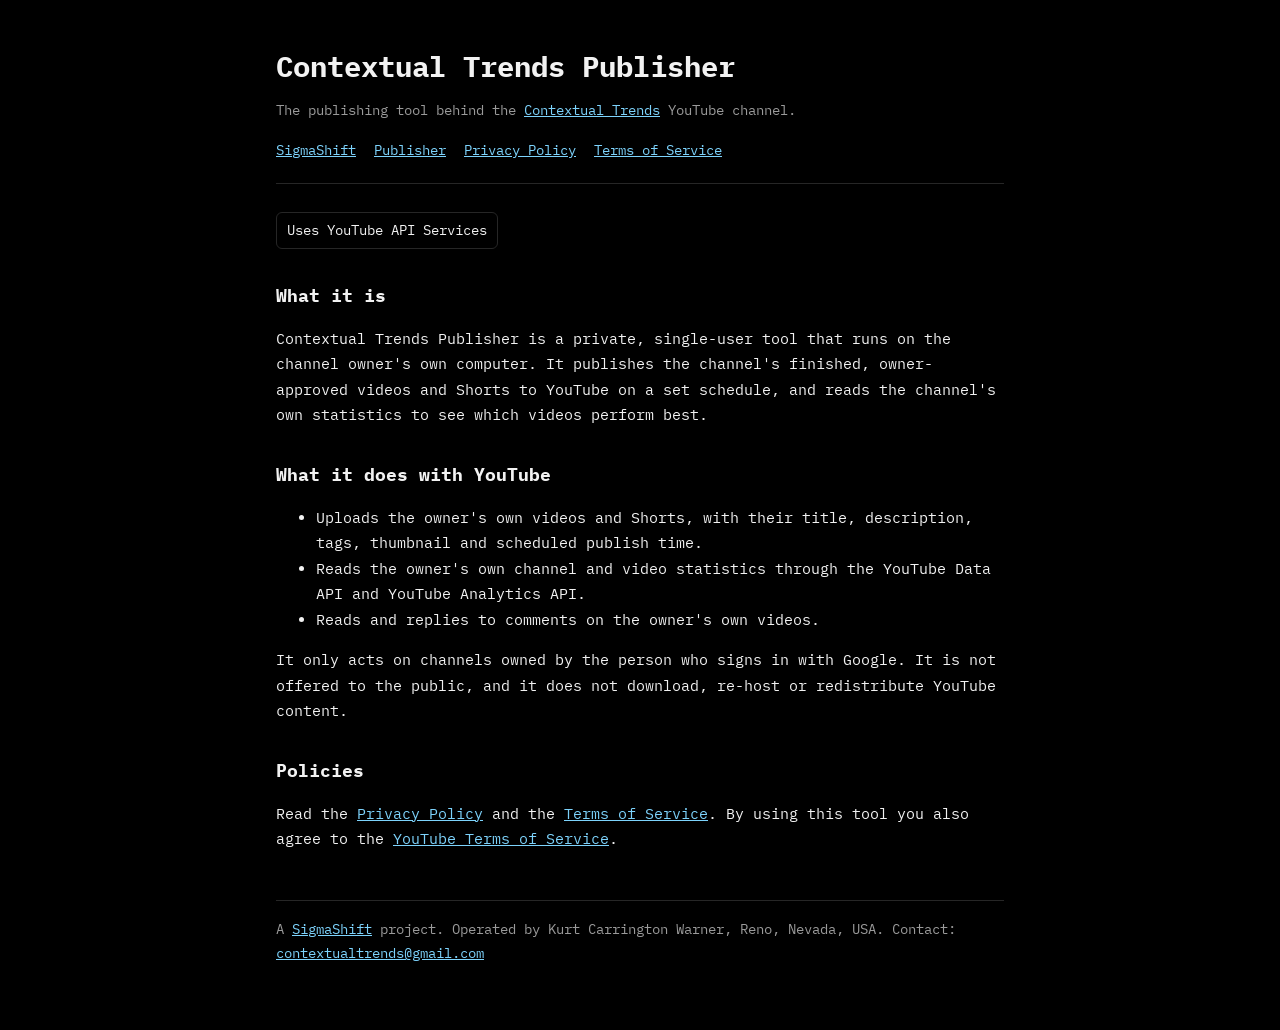
<file: contextual-trends/index.html>
<!doctype html>
<html lang="en">
<head>
  <meta charset="utf-8">
  <meta name="viewport" content="width=device-width, initial-scale=1">
  <title>Contextual Trends Publisher</title>
  <meta name="description" content="A private publishing tool for the Contextual Trends YouTube channel. Uses YouTube API Services.">
  <link rel="icon" type="image/png" href="../SigmaShift%20Assests/Logos/The%20Phi-Sigma%20Deviation%20Mark.png">
  <link rel="canonical" href="https://sigmashift.net/contextual-trends/">
  <link rel="preconnect" href="https://fonts.googleapis.com">
  <link rel="preconnect" href="https://fonts.gstatic.com" crossorigin>
  <link href="https://fonts.googleapis.com/css2?family=IBM+Plex+Mono:wght@400;500;700&display=swap" rel="stylesheet">
  <link rel="stylesheet" href="style.css">
</head>
<body>
<main>
  <header>
    <h1>Contextual Trends Publisher</h1>
    <p class="muted">The publishing tool behind the <a href="https://www.youtube.com/@ContextualTrends">Contextual Trends</a> YouTube channel.</p>
    <nav><a href="../index.html">SigmaShift</a><a href="index.html">Publisher</a><a href="privacy.html">Privacy Policy</a><a href="terms.html">Terms of Service</a></nav>
  </header>

  <p><span class="badge">Uses YouTube API Services</span></p>

  <h2>What it is</h2>
  <p>Contextual Trends Publisher is a private, single-user tool that runs on the channel owner's own computer. It publishes the channel's finished, owner-approved videos and Shorts to YouTube on a set schedule, and reads the channel's own statistics to see which videos perform best.</p>

  <h2>What it does with YouTube</h2>
  <ul>
    <li>Uploads the owner's own videos and Shorts, with their title, description, tags, thumbnail and scheduled publish time.</li>
    <li>Reads the owner's own channel and video statistics through the YouTube Data API and YouTube Analytics API.</li>
    <li>Reads and replies to comments on the owner's own videos.</li>
  </ul>
  <p>It only acts on channels owned by the person who signs in with Google. It is not offered to the public, and it does not download, re-host or redistribute YouTube content.</p>

  <h2>Policies</h2>
  <p>Read the <a href="privacy.html">Privacy Policy</a> and the <a href="terms.html">Terms of Service</a>. By using this tool you also agree to the <a href="https://www.youtube.com/t/terms">YouTube Terms of Service</a>.</p>

  <footer class="muted">A <a href="https://sigmashift.net/">SigmaShift</a> project. Operated by Kurt Carrington Warner, Reno, Nevada, USA. Contact: <a href="mailto:contextualtrends@gmail.com">contextualtrends@gmail.com</a></footer>
</main>
</body>
</html>
</file>
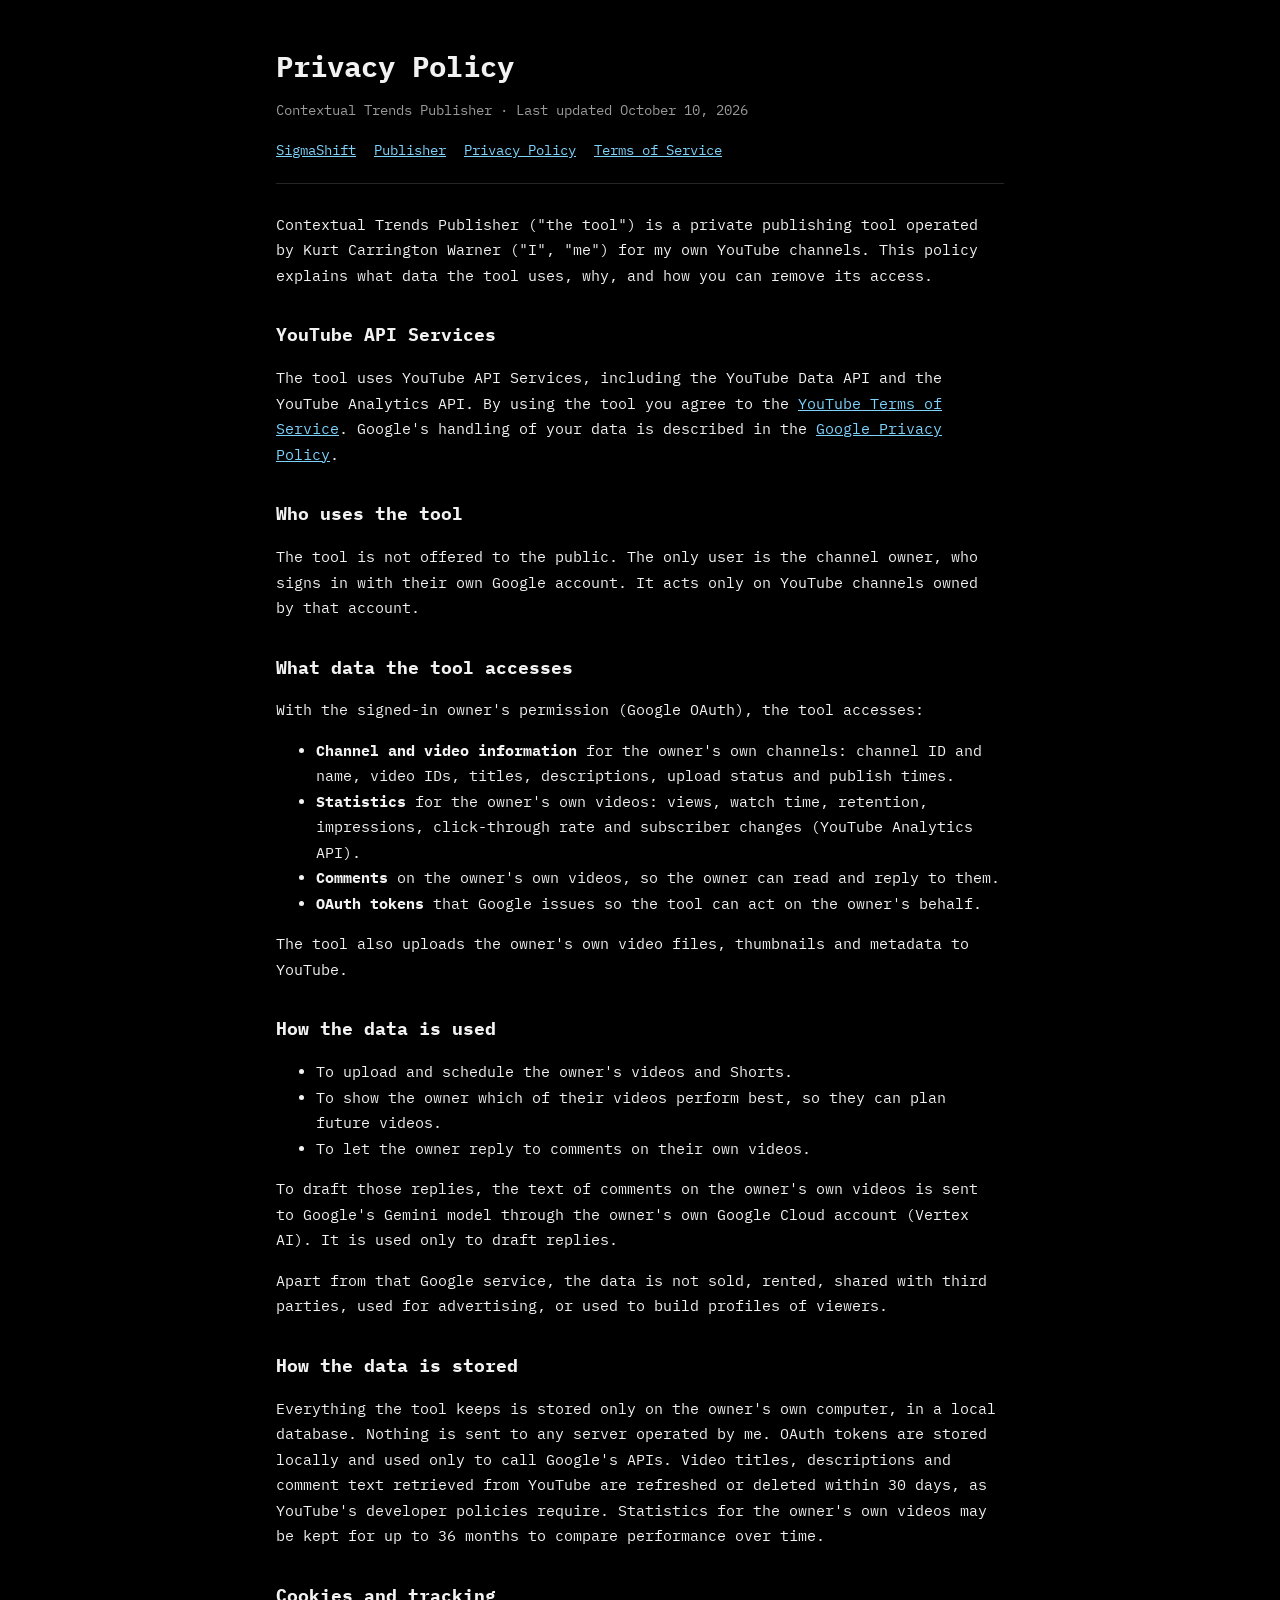
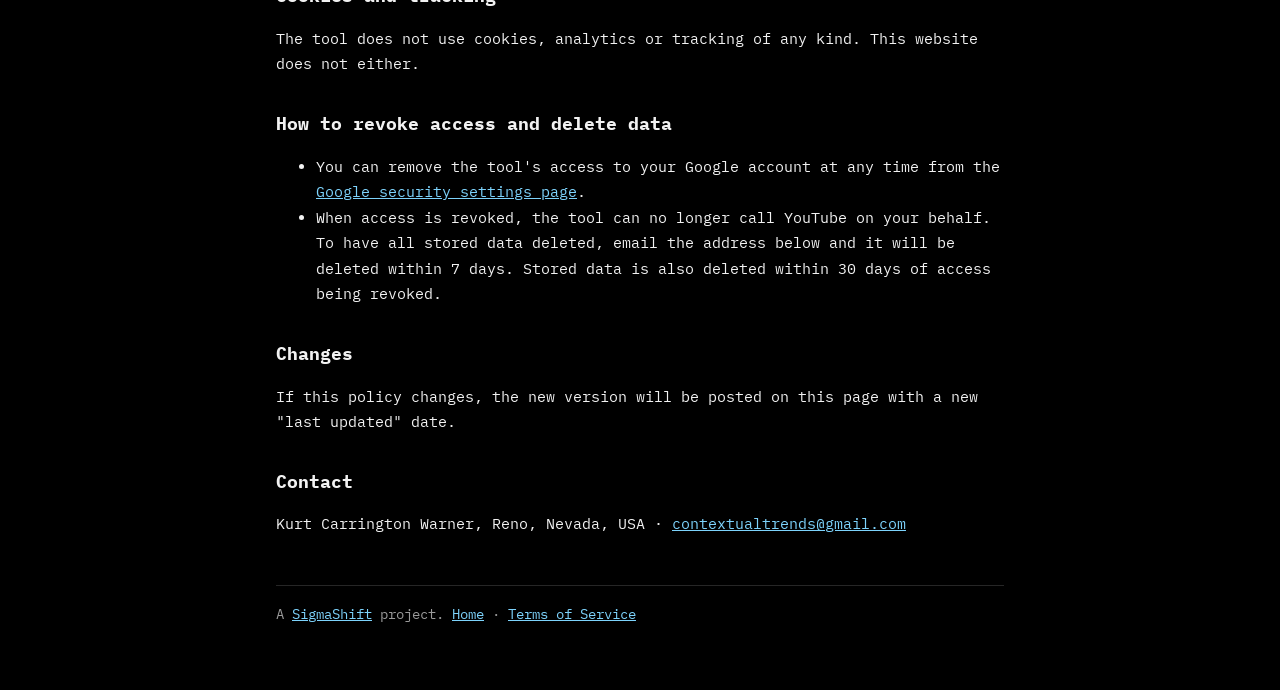
<file: contextual-trends/privacy.html>
<!doctype html>
<html lang="en">
<head>
  <meta charset="utf-8">
  <meta name="viewport" content="width=device-width, initial-scale=1">
  <title>Privacy Policy</title>
  <meta name="description" content="Privacy Policy for Contextual Trends Publisher, which uses YouTube API Services.">
  <link rel="icon" type="image/png" href="../SigmaShift%20Assests/Logos/The%20Phi-Sigma%20Deviation%20Mark.png">
  <link rel="canonical" href="https://sigmashift.net/contextual-trends/privacy.html">
  <link rel="preconnect" href="https://fonts.googleapis.com">
  <link rel="preconnect" href="https://fonts.gstatic.com" crossorigin>
  <link href="https://fonts.googleapis.com/css2?family=IBM+Plex+Mono:wght@400;500;700&display=swap" rel="stylesheet">
  <link rel="stylesheet" href="style.css">
</head>
<body>
<main>
  <header>
    <h1>Privacy Policy</h1>
    <p class="muted">Contextual Trends Publisher · Last updated October 10, 2026</p>
    <nav><a href="../index.html">SigmaShift</a><a href="index.html">Publisher</a><a href="privacy.html">Privacy Policy</a><a href="terms.html">Terms of Service</a></nav>
  </header>

  <p>Contextual Trends Publisher ("the tool") is a private publishing tool operated by Kurt Carrington Warner ("I", "me") for my own YouTube channels. This policy explains what data the tool uses, why, and how you can remove its access.</p>

  <h2>YouTube API Services</h2>
  <p>The tool uses YouTube API Services, including the YouTube Data API and the YouTube Analytics API. By using the tool you agree to the <a href="https://www.youtube.com/t/terms">YouTube Terms of Service</a>. Google's handling of your data is described in the <a href="http://www.google.com/policies/privacy">Google Privacy Policy</a>.</p>

  <h2>Who uses the tool</h2>
  <p>The tool is not offered to the public. The only user is the channel owner, who signs in with their own Google account. It acts only on YouTube channels owned by that account.</p>

  <h2>What data the tool accesses</h2>
  <p>With the signed-in owner's permission (Google OAuth), the tool accesses:</p>
  <ul>
    <li><strong>Channel and video information</strong> for the owner's own channels: channel ID and name, video IDs, titles, descriptions, upload status and publish times.</li>
    <li><strong>Statistics</strong> for the owner's own videos: views, watch time, retention, impressions, click-through rate and subscriber changes (YouTube Analytics API).</li>
    <li><strong>Comments</strong> on the owner's own videos, so the owner can read and reply to them.</li>
    <li><strong>OAuth tokens</strong> that Google issues so the tool can act on the owner's behalf.</li>
  </ul>
  <p>The tool also uploads the owner's own video files, thumbnails and metadata to YouTube.</p>

  <h2>How the data is used</h2>
  <ul>
    <li>To upload and schedule the owner's videos and Shorts.</li>
    <li>To show the owner which of their videos perform best, so they can plan future videos.</li>
    <li>To let the owner reply to comments on their own videos.</li>
  </ul>
  <p>To draft those replies, the text of comments on the owner's own videos is sent to Google's Gemini model through the owner's own Google Cloud account (Vertex AI). It is used only to draft replies.</p>
  <p>Apart from that Google service, the data is not sold, rented, shared with third parties, used for advertising, or used to build profiles of viewers.</p>

  <h2>How the data is stored</h2>
  <p>Everything the tool keeps is stored only on the owner's own computer, in a local database. Nothing is sent to any server operated by me. OAuth tokens are stored locally and used only to call Google's APIs. Video titles, descriptions and comment text retrieved from YouTube are refreshed or deleted within 30 days, as YouTube's developer policies require. Statistics for the owner's own videos may be kept for up to 36 months to compare performance over time.</p>

  <h2>Cookies and tracking</h2>
  <p>The tool does not use cookies, analytics or tracking of any kind. This website does not either.</p>

  <h2>How to revoke access and delete data</h2>
  <ul>
    <li>You can remove the tool's access to your Google account at any time from the <a href="https://security.google.com/settings/security/permissions">Google security settings page</a>.</li>
    <li>When access is revoked, the tool can no longer call YouTube on your behalf. To have all stored data deleted, email the address below and it will be deleted within 7 days. Stored data is also deleted within 30 days of access being revoked.</li>
  </ul>

  <h2>Changes</h2>
  <p>If this policy changes, the new version will be posted on this page with a new "last updated" date.</p>

  <h2>Contact</h2>
  <p>Kurt Carrington Warner, Reno, Nevada, USA · <a href="mailto:contextualtrends@gmail.com">contextualtrends@gmail.com</a></p>

  <footer class="muted">A <a href="https://sigmashift.net/">SigmaShift</a> project. <a href="index.html">Home</a> · <a href="terms.html">Terms of Service</a></footer>
</main>
</body>
</html>
</file>
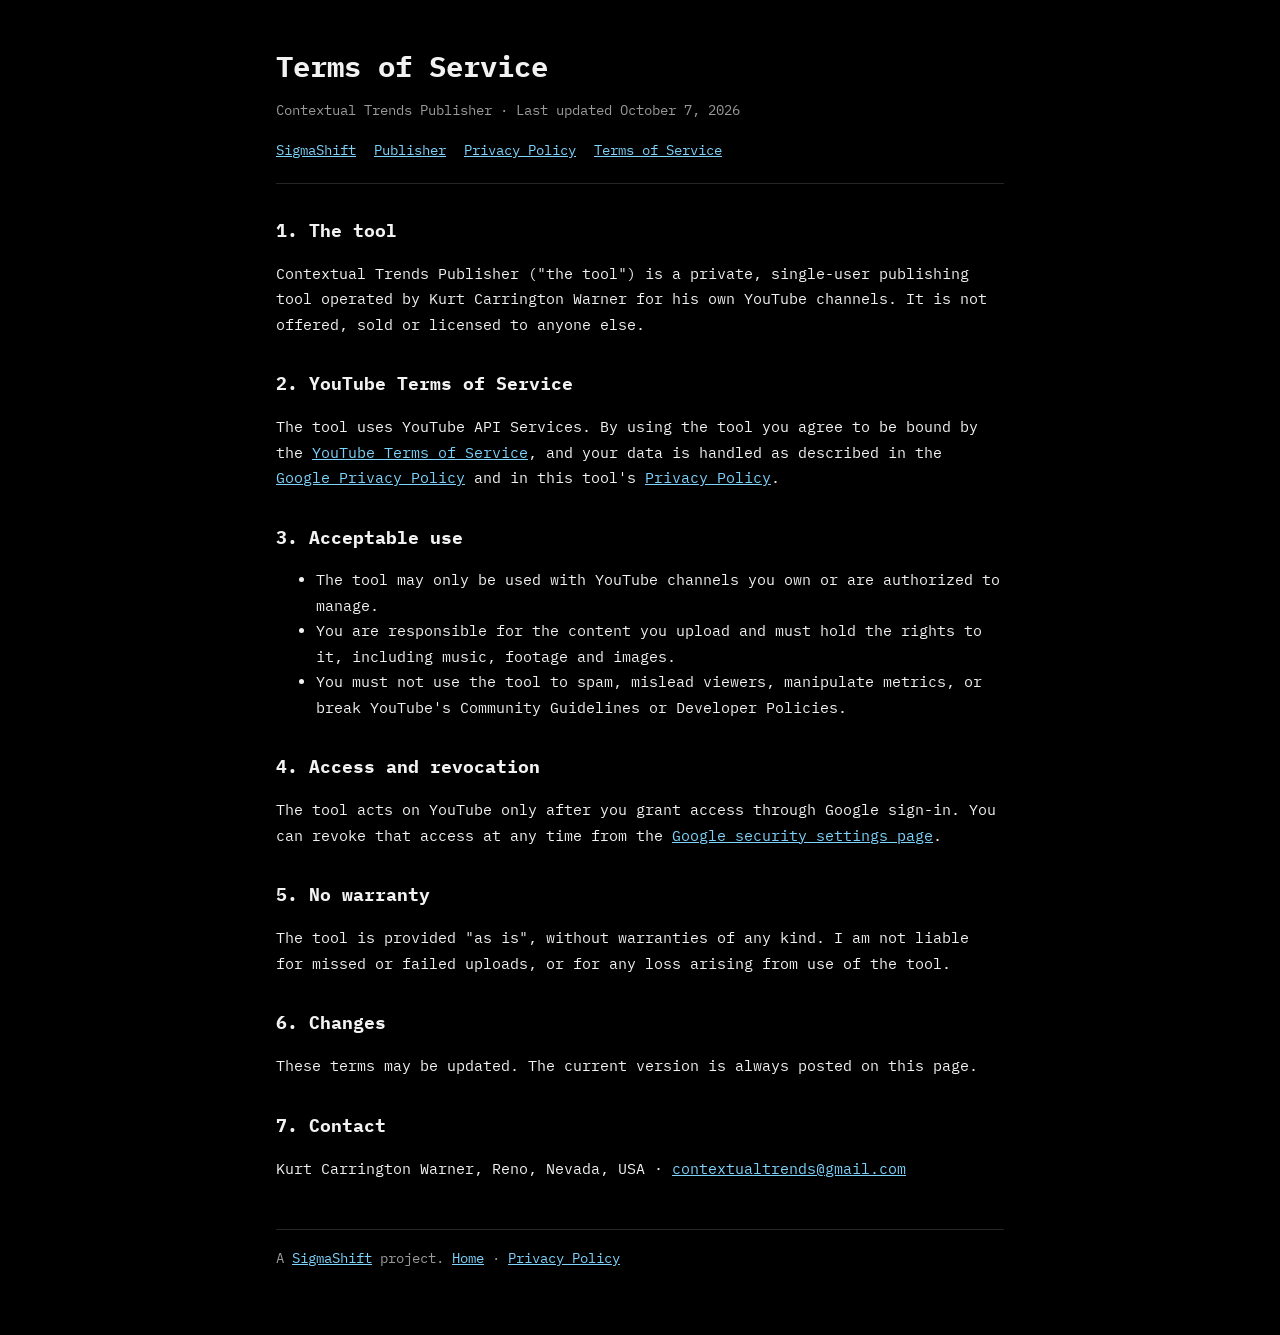
<file: contextual-trends/terms.html>
<!doctype html>
<html lang="en">
<head>
  <meta charset="utf-8">
  <meta name="viewport" content="width=device-width, initial-scale=1">
  <title>Terms of Service</title>
  <meta name="description" content="Terms of Service for Contextual Trends Publisher, which uses YouTube API Services.">
  <link rel="icon" type="image/png" href="../SigmaShift%20Assests/Logos/The%20Phi-Sigma%20Deviation%20Mark.png">
  <link rel="canonical" href="https://sigmashift.net/contextual-trends/terms.html">
  <link rel="preconnect" href="https://fonts.googleapis.com">
  <link rel="preconnect" href="https://fonts.gstatic.com" crossorigin>
  <link href="https://fonts.googleapis.com/css2?family=IBM+Plex+Mono:wght@400;500;700&display=swap" rel="stylesheet">
  <link rel="stylesheet" href="style.css">
</head>
<body>
<main>
  <header>
    <h1>Terms of Service</h1>
    <p class="muted">Contextual Trends Publisher · Last updated October 7, 2026</p>
    <nav><a href="../index.html">SigmaShift</a><a href="index.html">Publisher</a><a href="privacy.html">Privacy Policy</a><a href="terms.html">Terms of Service</a></nav>
  </header>

  <h2>1. The tool</h2>
  <p>Contextual Trends Publisher ("the tool") is a private, single-user publishing tool operated by Kurt Carrington Warner for his own YouTube channels. It is not offered, sold or licensed to anyone else.</p>

  <h2>2. YouTube Terms of Service</h2>
  <p>The tool uses YouTube API Services. By using the tool you agree to be bound by the <a href="https://www.youtube.com/t/terms">YouTube Terms of Service</a>, and your data is handled as described in the <a href="http://www.google.com/policies/privacy">Google Privacy Policy</a> and in this tool's <a href="privacy.html">Privacy Policy</a>.</p>

  <h2>3. Acceptable use</h2>
  <ul>
    <li>The tool may only be used with YouTube channels you own or are authorized to manage.</li>
    <li>You are responsible for the content you upload and must hold the rights to it, including music, footage and images.</li>
    <li>You must not use the tool to spam, mislead viewers, manipulate metrics, or break YouTube's Community Guidelines or Developer Policies.</li>
  </ul>

  <h2>4. Access and revocation</h2>
  <p>The tool acts on YouTube only after you grant access through Google sign-in. You can revoke that access at any time from the <a href="https://security.google.com/settings/security/permissions">Google security settings page</a>.</p>

  <h2>5. No warranty</h2>
  <p>The tool is provided "as is", without warranties of any kind. I am not liable for missed or failed uploads, or for any loss arising from use of the tool.</p>

  <h2>6. Changes</h2>
  <p>These terms may be updated. The current version is always posted on this page.</p>

  <h2>7. Contact</h2>
  <p>Kurt Carrington Warner, Reno, Nevada, USA · <a href="mailto:contextualtrends@gmail.com">contextualtrends@gmail.com</a></p>

  <footer class="muted">A <a href="https://sigmashift.net/">SigmaShift</a> project. <a href="index.html">Home</a> · <a href="privacy.html">Privacy Policy</a></footer>
</main>
</body>
</html>
</file>
<file: contextual-trends/style.css>
:root {
  --bg: #000;
  --text: #f2f2f2;
  --muted: #9a9a9a;
  --accent: #7dd3fc;
  --rule: #262626;
}
* { box-sizing: border-box; font-family: 'IBM Plex Mono', monospace; }
body { margin: 0; background: var(--bg); color: var(--text); font-size: 15px; line-height: 1.7; }
main { max-width: 760px; margin: 0 auto; padding: 48px 16px 64px; }
header { border-bottom: 1px solid var(--rule); padding-bottom: 20px; margin-bottom: 28px; }
h1 { font-size: 1.8rem; line-height: 1.25; margin: 0 0 6px; font-weight: 700; }
h2 { font-size: 1.1rem; margin: 32px 0 8px; font-weight: 700; }
.muted { color: var(--muted); font-size: 0.9rem; }
a { color: var(--accent); }
nav a { margin-right: 18px; font-size: 0.9rem; }
.badge { display: inline-block; border: 1px solid var(--rule); border-radius: 6px; padding: 6px 10px; font-size: 0.85rem; }
footer { border-top: 1px solid var(--rule); margin-top: 48px; padding-top: 16px; }
</file>
